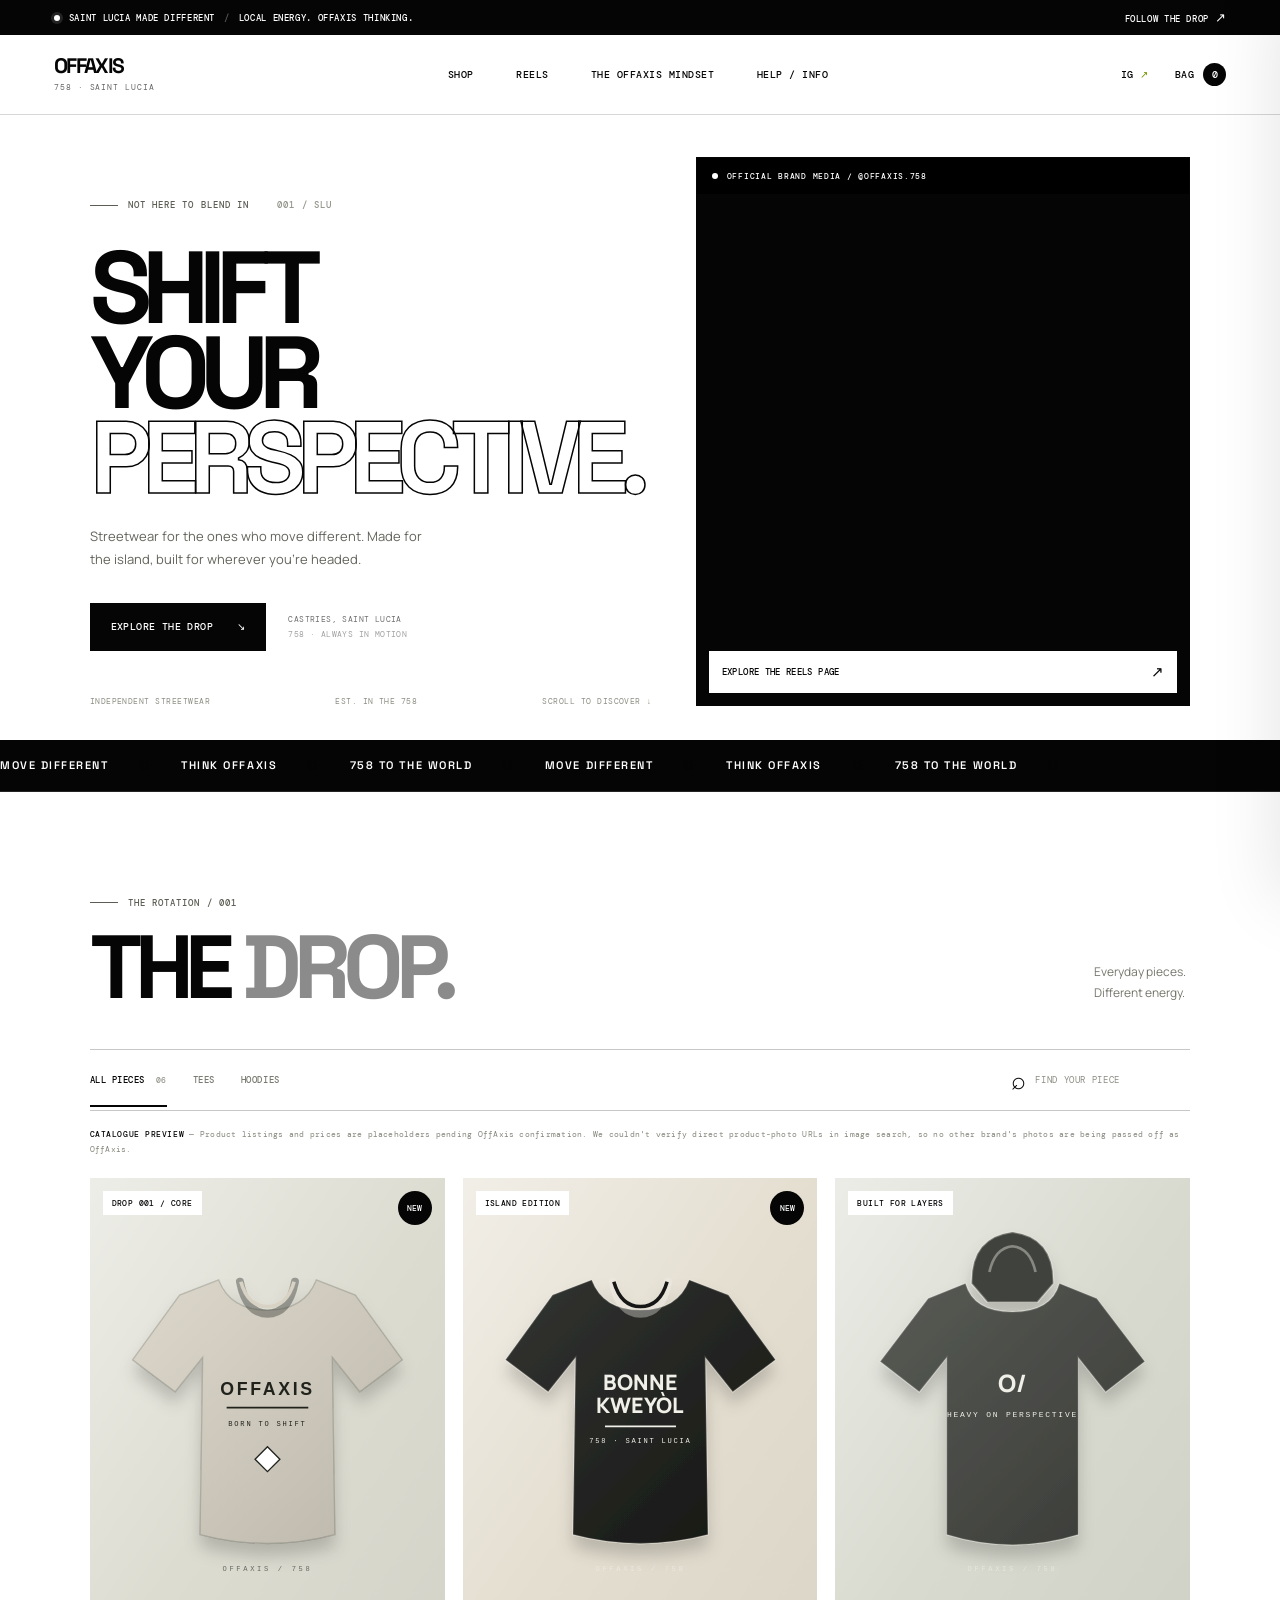
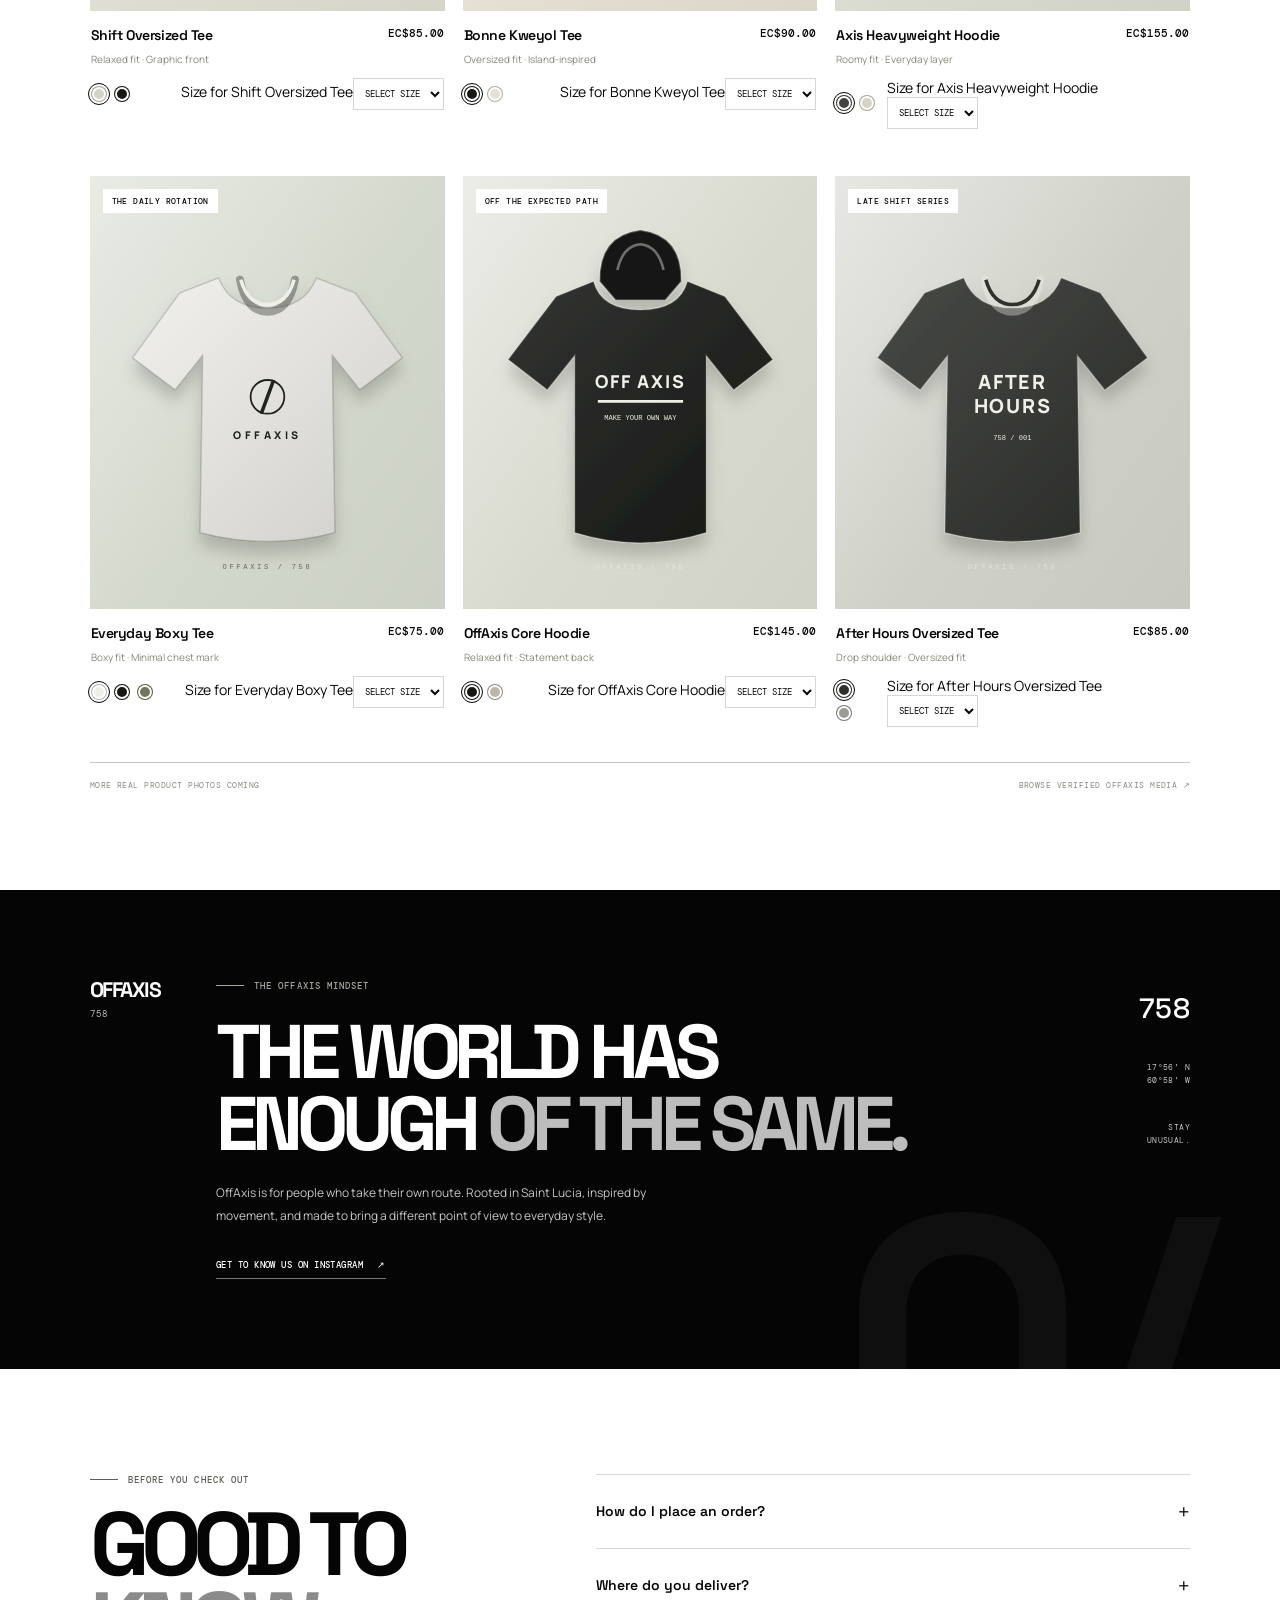
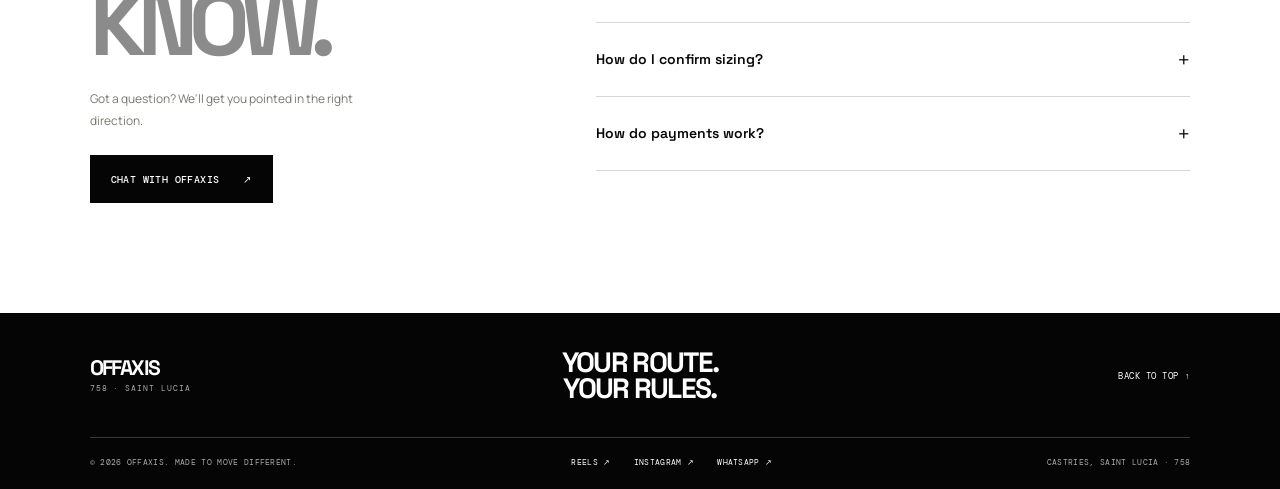
<file: index.html>
<!doctype html>
<html lang="en">
<head>
  <meta charset="utf-8">
  <meta name="viewport" content="width=device-width, initial-scale=1">
  <meta name="theme-color" content="#000000">
  <meta name="description" content="Discover OffAxis streetwear from Saint Lucia. Shop oversized tees, hoodies and limited drops.">
  <title>OffAxis — Shift Your Perspective</title>

  <link rel="preconnect" href="https://fonts.googleapis.com">
  <link rel="preconnect" href="https://fonts.gstatic.com" crossorigin>
  <link href="https://fonts.googleapis.com/css2?family=DM+Mono:wght@400;500&family=Manrope:wght@400;500;600;700;800&family=Space+Grotesk:wght@400;500;600;700&display=swap" rel="stylesheet">
  <link rel="stylesheet" href="styles.css">
</head>
<body>

  <div class="offaxis-intro" id="offaxisIntro" aria-hidden="true">
    <div class="offaxis-intro-lockup">
      <svg class="offaxis-intro-logo" viewBox="0 0 500 280" role="img" aria-label="OFF AXIS logo, with a black star replacing the A and its lower-left point extending below the lettering">
        <path class="intro-star" d="M225 54 L243 93 L286 98 L254 127 L263 173 L225 151 L180 222 L196 133 L163 104 L206 96 Z"></path>
        <text class="intro-logo-type intro-logo-off" x="62" y="163">OF<tspan dx="4">F</tspan></text>
        <text class="intro-logo-type intro-logo-xis" x="278" y="163">XIS</text>
      </svg>
      <div class="offaxis-intro-tag">758 <i></i> SAINT LUCIA</div>
    </div>
    <button class="offaxis-intro-skip" id="skipOffaxisIntro" type="button" tabindex="-1">SKIP INTRO ↗</button>
    <span class="offaxis-intro-index">OFFAXIS / OPENING SEQUENCE</span>
  </div>

  <div class="announcement-bar">
    <p><span class="pulse-dot"></span> SAINT LUCIA MADE DIFFERENT <span class="announcement-divider">/</span> <span class="announcement-detail">LOCAL ENERGY. OFFAXIS THINKING.</span></p>
    <a href="https://www.instagram.com/offaxis.758/" target="_blank" rel="noreferrer">FOLLOW THE DROP <span aria-hidden="true">↗</span></a>
  </div>

  <header class="site-header">
    <a class="wordmark" href="#top" aria-label="OffAxis home"><span class="wordmark-name">OFFAXIS<small>758 · SAINT LUCIA</small></span></a>
    <nav class="desktop-nav" aria-label="Main navigation">
      <a href="#shop">SHOP</a>
      <a href="reels.html">REELS</a>
      <a href="#about">THE OFFAXIS MINDSET</a>
      <a href="#help">HELP / INFO</a>
    </nav>
    <div class="header-actions">
      <a class="instagram-link" href="https://www.instagram.com/offaxis.758/" target="_blank" rel="noreferrer" aria-label="OffAxis on Instagram">IG <span>↗</span></a>
      <button class="bag-button" id="openCart" aria-label="Open shopping bag">BAG <span class="bag-count" id="bagCount">0</span></button>
      <button class="menu-toggle" id="menuToggle" aria-label="Open navigation" aria-expanded="false"><span></span><span></span></button>
    </div>
  </header>

  <main id="top">
    <section class="hero section-wrap">
      <div class="hero-copy">
        <div class="eyebrow"><span class="eyebrow-line"></span> NOT HERE TO BLEND IN <span class="eyebrow-index">001 / SLU</span></div>
        <h1>SHIFT<br>YOUR<br><span class="outlined-word">PERSPECTIVE.</span></h1>
        <p class="hero-description">Streetwear for the ones who move different. Made for the island, built for wherever you're headed.</p>
        <div class="hero-ctas">
          <a href="#shop" class="button button-lime">EXPLORE THE DROP <span aria-hidden="true">↘</span></a>
          <span class="hero-caption">CASTRIES, SAINT LUCIA<br><span>758 · ALWAYS IN MOTION</span></span>
        </div>
        <div class="hero-bottom-meta"><span>INDEPENDENT STREETWEAR</span><span>EST. IN THE 758</span><span>SCROLL TO DISCOVER ↓</span></div>
      </div>
      <div class="hero-visual" aria-label="Official OffAxis Instagram content">
        <div class="official-media-label"><span class="media-live-dot"></span> OFFICIAL BRAND MEDIA / @OFFAXIS.758</div>
        <iframe class="instagram-reel" src="https://www.instagram.com/reel/DUwm2sckYrg/embed/" title="Official OffAxis Instagram reel" loading="lazy" allowtransparency="true" scrolling="no" allowfullscreen referrerpolicy="strict-origin-when-cross-origin"></iframe>
        <a class="visual-profile-link" href="reels.html">EXPLORE THE REELS PAGE <span>↗</span></a>
      </div>
    </section>

    <div class="ticker" aria-label="OffAxis slogan"><div class="ticker-track"><span>MOVE DIFFERENT</span><b>✳</b><span>THINK OFFAXIS</span><b>✳</b><span>758 TO THE WORLD</span><b>✳</b><span>MOVE DIFFERENT</span><b>✳</b><span>THINK OFFAXIS</span><b>✳</b><span>758 TO THE WORLD</span><b>✳</b></div></div>

    <section class="shop-section section-wrap" id="shop">
      <div class="section-heading">
        <div><div class="eyebrow"><span class="eyebrow-line"></span> THE ROTATION / 001</div><h2>THE <span>DROP.</span></h2></div>
        <p>Everyday pieces.<br>Different energy.</p>
      </div>
      <div class="shop-toolbar">
        <div class="filter-tabs" role="group" aria-label="Filter products">
          <button class="filter-button active" data-filter="all">ALL PIECES <span>06</span></button>
          <button class="filter-button" data-filter="tee">TEES</button>
          <button class="filter-button" data-filter="hoodie">HOODIES</button>
        </div>
        <label class="search-box"><span aria-hidden="true">⌕</span><input id="productSearch" type="search" placeholder="FIND YOUR PIECE" aria-label="Search products"></label>
      </div>
      <p class="catalogue-note"><span>CATALOGUE PREVIEW</span> — Product listings and prices are placeholders pending OffAxis confirmation. We couldn't verify direct product-photo URLs in image search, so no other brand's photos are being passed off as OffAxis.</p>
      <div class="product-grid" id="productGrid" aria-live="polite"></div>
      <div class="catalogue-foot"><span>MORE REAL PRODUCT PHOTOS COMING</span><a href="https://www.instagram.com/offaxis.758/" target="_blank" rel="noreferrer">BROWSE VERIFIED OFFAXIS MEDIA ↗</a></div>
    </section>

    <section class="statement-section" id="about">
      <div class="statement-mark">OFFAXIS<br><span>758</span></div>
      <div class="statement-content"><div class="eyebrow"><span class="eyebrow-line"></span> THE OFFAXIS MINDSET</div><h2>THE WORLD HAS<br>ENOUGH <span>OF THE SAME.</span></h2><p>OffAxis is for people who take their own route. Rooted in Saint Lucia, inspired by movement, and made to bring a different point of view to everyday style.</p><a href="https://www.instagram.com/offaxis.758/" target="_blank" rel="noreferrer" class="text-link">GET TO KNOW US ON INSTAGRAM <span>↗</span></a></div>
      <div class="statement-side"><span>758</span><span>17°56' N<br>60°58' W</span><span>STAY<br>UNUSUAL.</span></div>
    </section>

    <section class="info-section section-wrap" id="help">
      <div class="info-title"><div class="eyebrow"><span class="eyebrow-line"></span> BEFORE YOU CHECK OUT</div><h2>GOOD TO<br><span>KNOW.</span></h2><p>Got a question? We'll get you pointed in the right direction.</p><a class="button button-dark" href="https://wa.me/17587268533" target="_blank" rel="noreferrer">CHAT WITH OFFAXIS <span>↗</span></a></div>
      <div class="faq-list">
        <details><summary>How do I place an order? <span>+</span></summary><p>Add your pieces to the bag, choose your size and colour, then continue to WhatsApp. Your order details will be pre-filled so the OffAxis team can confirm availability and the next steps.</p></details>
        <details><summary>Where do you deliver? <span>+</span></summary><p>Contact OffAxis to confirm delivery options, fees and estimated timing for your area in Saint Lucia. Collection details can also be arranged directly with the team.</p></details>
        <details><summary>How do I confirm sizing? <span>+</span></summary><p>Use the size choices on each product as a starting point. For exact measurements or fit advice, message OffAxis before placing your order.</p></details>
        <details><summary>How do payments work? <span>+</span></summary><p>Orders are confirmed directly with OffAxis on WhatsApp. Payment method and final total should be agreed with the team before you pay.</p></details>
      </div>
    </section>
  </main>

  <footer class="site-footer">
    <div class="footer-top"><a class="wordmark footer-wordmark" href="#top"><span class="wordmark-name">OFFAXIS<small>758 · SAINT LUCIA</small></span></a><p>YOUR ROUTE.<br>YOUR RULES.</p><a href="#top" class="back-top">BACK TO TOP ↑</a></div>
    <div class="footer-bottom"><span>© <span id="year"></span> OFFAXIS. MADE TO MOVE DIFFERENT.</span><div><a href="reels.html">REELS ↗</a><a href="https://www.instagram.com/offaxis.758/" target="_blank" rel="noreferrer">INSTAGRAM ↗</a><a href="https://wa.me/17587268533" target="_blank" rel="noreferrer">WHATSAPP ↗</a></div><span>CASTRIES, SAINT LUCIA · 758</span></div>
  </footer>

  <div class="overlay" id="overlay" hidden></div>
  <aside class="cart-drawer" id="cartDrawer" aria-label="Shopping bag" aria-hidden="true">
    <div class="drawer-head"><div><span class="drawer-kicker">YOUR SELECTION</span><h2>THE BAG <span id="drawerCount">(0)</span></h2></div><button class="icon-close" id="closeCart" aria-label="Close shopping bag">×</button></div>
    <div class="cart-items" id="cartItems"></div>
    <div class="cart-empty" id="cartEmpty"><span class="empty-symbol">O/</span><h3>NOTHING IN HERE. YET.</h3><p>Your next favourite piece might be one scroll away.</p><button class="button button-lime" id="continueShopping">EXPLORE THE DROP ↘</button></div>
    <div class="drawer-bottom" id="drawerBottom"><div class="subtotal-line"><span>SUBTOTAL</span><strong id="cartSubtotal">EC$0.00</strong></div><p>Delivery fees are confirmed with OffAxis before payment.</p><button class="button button-lime button-full" id="checkoutButton">CONTINUE TO CHECKOUT <span>↗</span></button><span class="secure-note">ORDER DETAILS SENT DIRECTLY TO OFFAXIS VIA WHATSAPP</span></div>
  </aside>

  <section class="checkout-modal" id="checkoutModal" role="dialog" aria-modal="true" aria-labelledby="checkoutTitle" aria-hidden="true">
    <div class="checkout-head"><div><span class="drawer-kicker">ALMOST YOURS</span><h2 id="checkoutTitle">ORDER DETAILS</h2></div><button class="icon-close" id="closeCheckout" aria-label="Close checkout">×</button></div>
    <p class="checkout-intro">Fill in your details and we'll prepare your order in WhatsApp. Your order is only confirmed once OffAxis replies.</p>
    <form id="checkoutForm">
      <div class="form-grid"><label>FULL NAME<input name="customerName" autocomplete="name" required placeholder="Your name"></label><label>WHATSAPP NUMBER<input name="customerPhone" type="tel" autocomplete="tel" required placeholder="e.g. 758 555 0100"></label><label class="full-field">YOUR AREA / TOWN<input name="customerArea" autocomplete="address-level2" required placeholder="Where should we deliver?"></label><label class="full-field">HOW WOULD YOU LIKE TO RECEIVE IT?<select name="fulfilment" required><option value="Delivery (fee and availability to be confirmed)">Delivery — confirm fee with OffAxis</option><option value="Collection (details to be arranged)">Collection — arrange with OffAxis</option></select></label><label class="full-field">NOTE FOR THE TEAM <textarea name="notes" rows="3" placeholder="Anything else we should know? (optional)"></textarea></label></div>
      <div class="checkout-total"><span>ITEMS SUBTOTAL</span><strong id="checkoutSubtotal">EC$0.00</strong></div>
      <p class="payment-note">Delivery and payment are arranged directly with the brand. No payment is taken on this website.</p>
      <button type="submit" class="button button-lime button-full">SEND ORDER TO WHATSAPP <span>↗</span></button>
      <p class="whatsapp-fallback" id="whatsappFallback" hidden>WhatsApp should open with your order details. If it did not open, <a id="openWhatsappFallback" href="https://wa.me/17587268533" target="_blank" rel="noreferrer">OPEN WHATSAPP AGAIN ↗</a></p>
    </form>
  </section>
  <div class="toast" id="toast" role="status" aria-live="polite"></div>

  <script src="intro.js"></script>
  <script src="products.js"></script>
  <script src="app.js"></script>
</body>
</html>
</file>
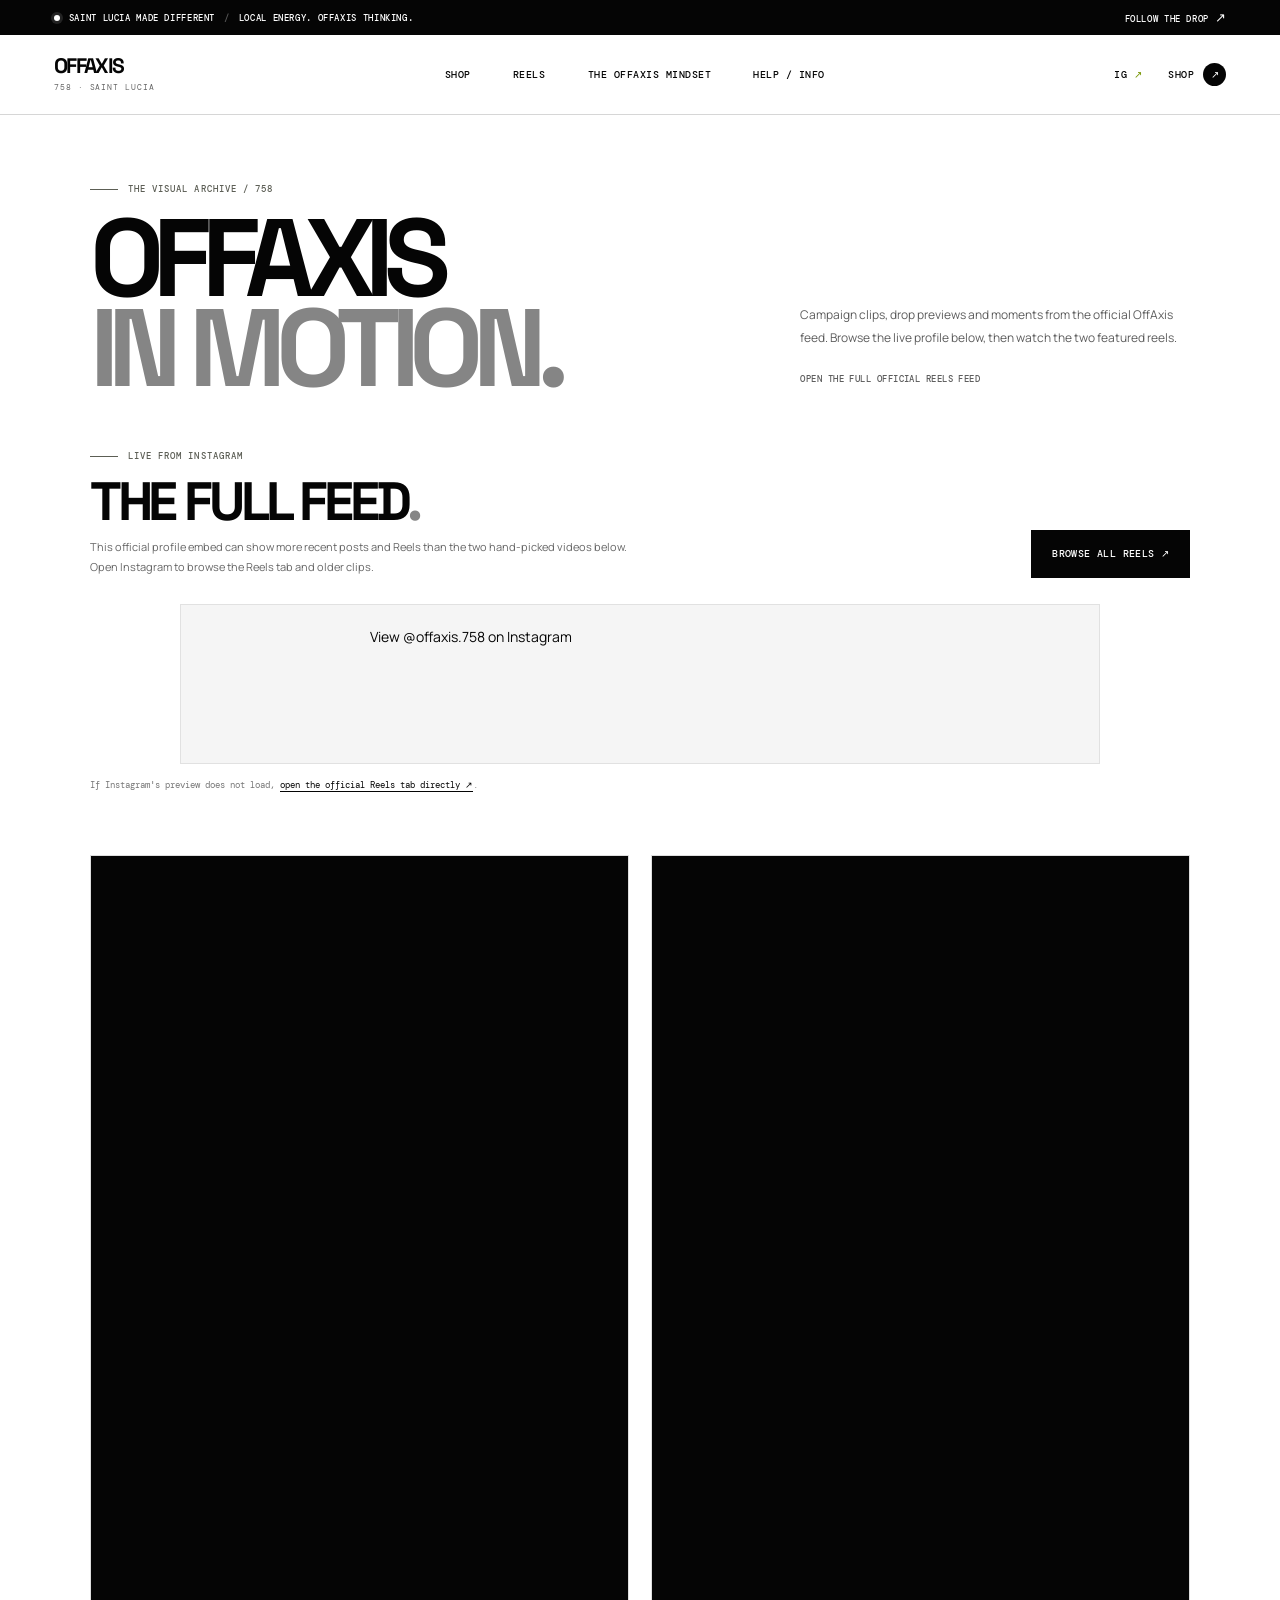
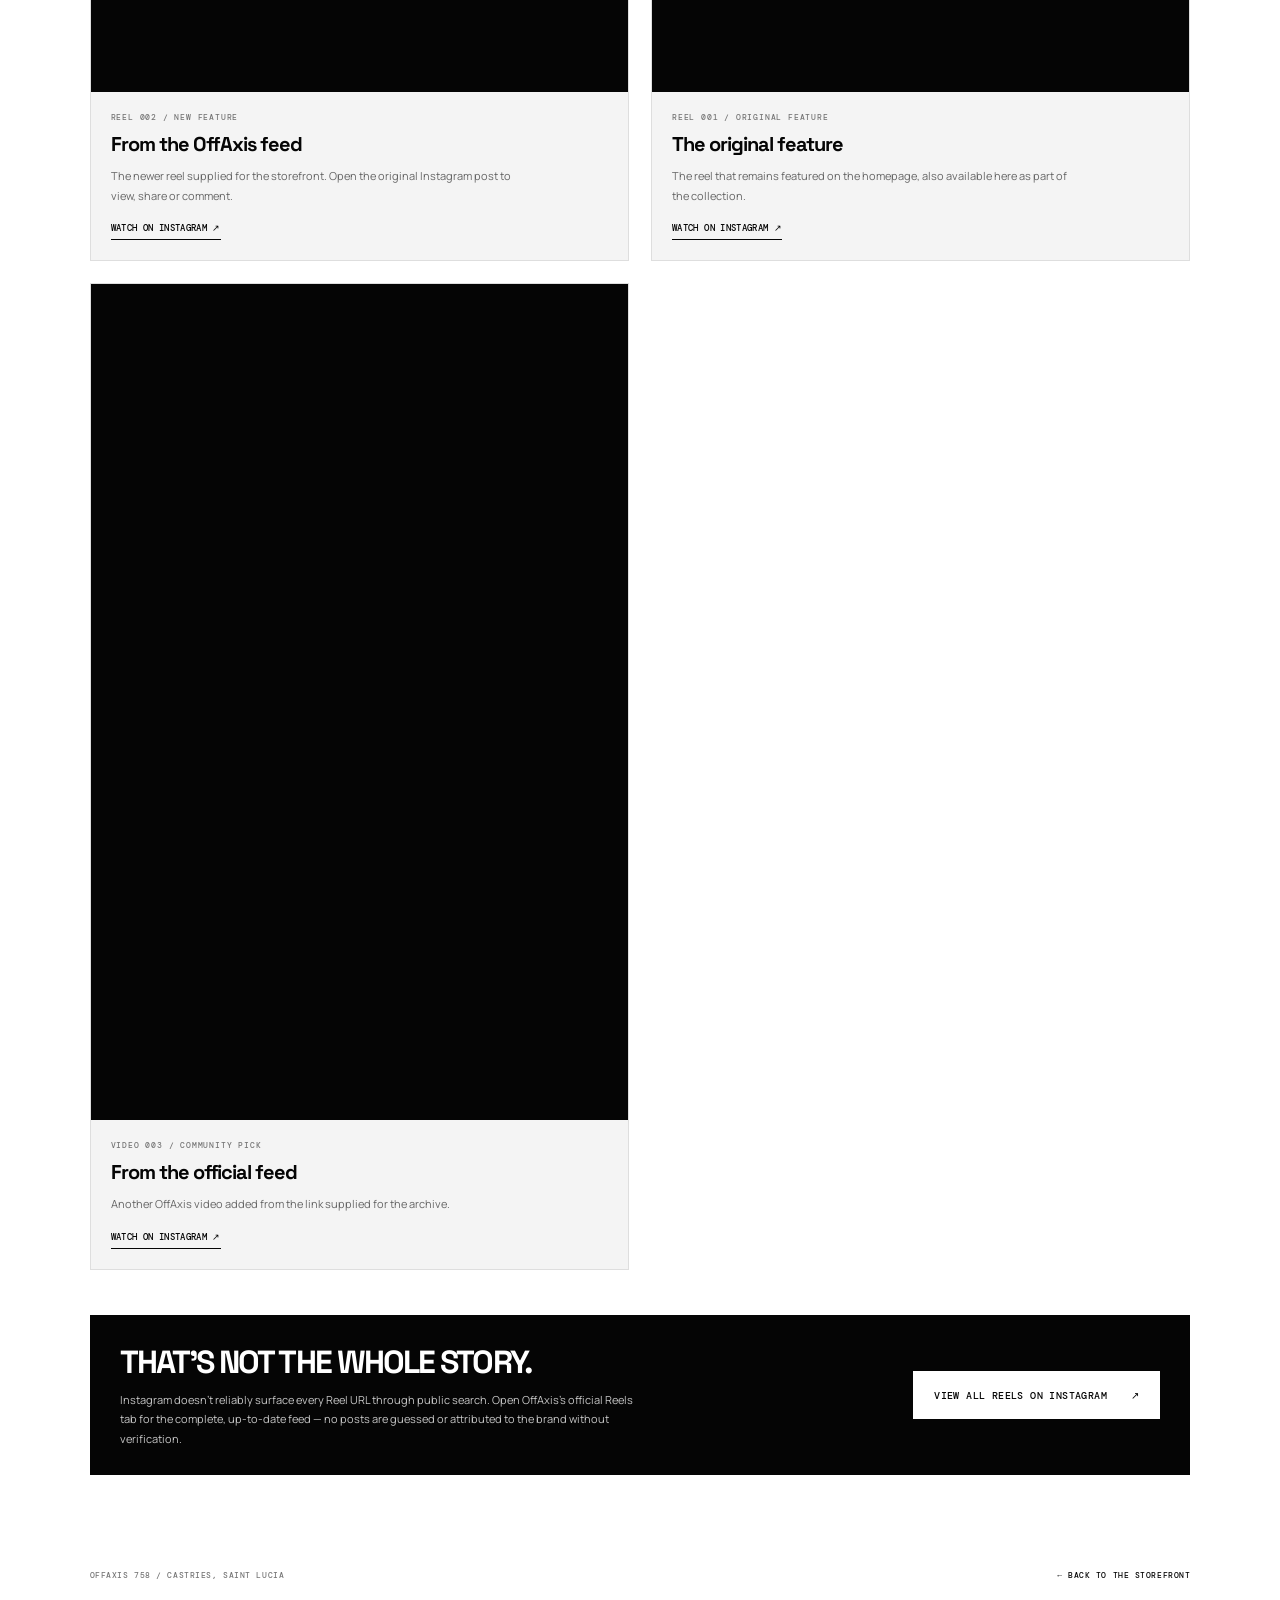
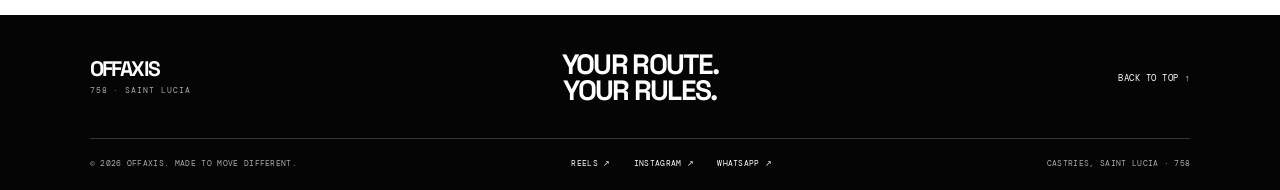
<file: reels.html>
<!doctype html>
<html lang="en">
<head>
  <meta charset="utf-8">
  <meta name="viewport" content="width=device-width, initial-scale=1">
  <meta name="theme-color" content="#000000">
  <meta name="description" content="Explore OffAxis 758 reels, streetwear clips and the latest from Saint Lucia.">
  <title>Reels — OffAxis 758</title>
  <link rel="preconnect" href="https://fonts.googleapis.com">
  <link rel="preconnect" href="https://fonts.gstatic.com" crossorigin>
  <link href="https://fonts.googleapis.com/css2?family=DM+Mono:wght@400;500&family=Manrope:wght@400;500;600;700;800&family=Space+Grotesk:wght@400;500;600;700&display=swap" rel="stylesheet">
  <link rel="stylesheet" href="styles.css">
</head>
<body>

  <div class="offaxis-intro" id="offaxisIntro" aria-hidden="true">
    <div class="offaxis-intro-lockup">
      <svg class="offaxis-intro-logo" viewBox="0 0 500 280" role="img" aria-label="OFF AXIS logo, with a black star replacing the A and its lower-left point extending below the lettering">
        <path class="intro-star" d="M225 54 L243 93 L286 98 L254 127 L263 173 L225 151 L180 222 L196 133 L163 104 L206 96 Z"></path>
        <text class="intro-logo-type intro-logo-off" x="62" y="163">OF<tspan dx="4">F</tspan></text>
        <text class="intro-logo-type intro-logo-xis" x="278" y="163">XIS</text>
      </svg>
      <div class="offaxis-intro-tag">758 <i></i> SAINT LUCIA</div>
    </div>
    <button class="offaxis-intro-skip" id="skipOffaxisIntro" type="button" tabindex="-1">SKIP INTRO ↗</button>
    <span class="offaxis-intro-index">OFFAXIS / OPENING SEQUENCE</span>
  </div>

  <div class="announcement-bar">
    <p><span class="pulse-dot"></span> SAINT LUCIA MADE DIFFERENT <span class="announcement-divider">/</span> <span class="announcement-detail">LOCAL ENERGY. OFFAXIS THINKING.</span></p>
    <a href="https://www.instagram.com/offaxis.758/" target="_blank" rel="noreferrer">FOLLOW THE DROP <span aria-hidden="true">↗</span></a>
  </div>
  <header class="site-header">
    <a class="wordmark" href="index.html" aria-label="OffAxis home"><span class="wordmark-name">OFFAXIS<small>758 · SAINT LUCIA</small></span></a>
    <nav class="desktop-nav" aria-label="Main navigation">
      <a href="index.html#shop">SHOP</a>
      <a href="reels.html" aria-current="page">REELS</a>
      <a href="index.html#about">THE OFFAXIS MINDSET</a>
      <a href="index.html#help">HELP / INFO</a>
    </nav>
    <div class="header-actions">
      <a class="instagram-link" href="https://www.instagram.com/offaxis.758/" target="_blank" rel="noreferrer" aria-label="OffAxis on Instagram">IG <span>↗</span></a>
      <a class="bag-button" href="index.html#shop" aria-label="Browse shopping bag">SHOP <span class="bag-count">↗</span></a>
      <button class="menu-toggle" id="menuToggle" aria-label="Open navigation" aria-expanded="false"><span></span><span></span></button>
    </div>
    <nav class="mobile-nav" id="mobileNav" aria-label="Mobile navigation" hidden>
      <a href="index.html#shop">SHOP ↘</a>
      <a href="reels.html">REELS ↗</a>
      <a href="index.html#about">THE OFFAXIS MINDSET ↘</a>
      <a href="index.html#help">HELP / INFO ↘</a>
      <a href="https://www.instagram.com/offaxis.758/" target="_blank" rel="noreferrer">INSTAGRAM ↗</a>
    </nav>
  </header>

  <main class="reels-page-main" id="top">
    <section class="reels-page-intro section-wrap">
      <div>
        <div class="eyebrow"><span class="eyebrow-line"></span> THE VISUAL ARCHIVE / 758</div>
        <h1>OFFAXIS<br><span>IN MOTION.</span></h1>
      </div>
      <div class="reels-page-copy">
        <p>Campaign clips, drop previews and moments from the official OffAxis feed. Browse the live profile below, then watch the two featured reels.</p>
        <a class="text-link" href="https://www.instagram.com/offaxis.758/reels/" target="_blank" rel="noreferrer">OPEN THE FULL OFFICIAL REELS FEED <span>↗</span></a>
      </div>
    </section>

    <section class="live-instagram-section section-wrap" aria-label="Live official OffAxis Instagram feed">
      <div class="live-feed-heading">
        <div>
          <div class="eyebrow"><span class="eyebrow-line"></span> LIVE FROM INSTAGRAM</div>
          <h2>THE FULL FEED<span>.</span></h2>
          <p>This official profile embed can show more recent posts and Reels than the two hand-picked videos below. Open Instagram to browse the Reels tab and older clips.</p>
        </div>
        <a class="button button-dark" href="https://www.instagram.com/offaxis.758/reels/" target="_blank" rel="noreferrer">BROWSE ALL REELS ↗</a>
      </div>
      <div class="live-feed-frame">
        <blockquote class="instagram-media"
          data-instgrm-permalink="https://www.instagram.com/offaxis.758/"
          data-instgrm-version="14"
          data-instgrm-captioned
          aria-label="Official OffAxis Instagram profile embed">
          <a href="https://www.instagram.com/offaxis.758/" target="_blank" rel="noreferrer">View @offaxis.758 on Instagram</a>
        </blockquote>
      </div>
      <p class="live-feed-fallback">If Instagram's preview does not load, <a href="https://www.instagram.com/offaxis.758/reels/" target="_blank" rel="noreferrer">open the official Reels tab directly ↗</a>.</p>
    </section>

    <section class="section-wrap" aria-label="Featured OffAxis reels">
      <div class="reels-archive-grid">
        <article class="reel-archive-card">
          <div class="reel-archive-video">
            <iframe src="https://www.instagram.com/reel/DUak5xTEVUE/embed/" title="OffAxis Reel — supplied October feature" loading="lazy" allowtransparency="true" scrolling="no" allowfullscreen referrerpolicy="strict-origin-when-cross-origin"></iframe>
          </div>
          <div class="reel-archive-meta">
            <span>REEL 002 / NEW FEATURE</span>
            <h2>From the OffAxis feed</h2>
            <p>The newer reel supplied for the storefront. Open the original Instagram post to view, share or comment.</p>
            <a href="https://www.instagram.com/reel/DUak5xTEVUE/" target="_blank" rel="noreferrer">WATCH ON INSTAGRAM ↗</a>
          </div>
        </article>
        <article class="reel-archive-card">
          <div class="reel-archive-video">
            <iframe src="https://www.instagram.com/reel/DUwm2sckYrg/embed/" title="Original featured OffAxis Reel" loading="lazy" allowtransparency="true" scrolling="no" allowfullscreen referrerpolicy="strict-origin-when-cross-origin"></iframe>
          </div>
          <div class="reel-archive-meta">
            <span>REEL 001 / ORIGINAL FEATURE</span>
            <h2>The original feature</h2>
            <p>The reel that remains featured on the homepage, also available here as part of the collection.</p>
            <a href="https://www.instagram.com/reel/DUwm2sckYrg/" target="_blank" rel="noreferrer">WATCH ON INSTAGRAM ↗</a>
          </div>
        </article>

        <article class="reel-archive-card">
          <div class="reel-archive-video">
            <iframe src="https://www.instagram.com/p/DbH31iQR6dK/embed/" title="OffAxis Instagram video post DbH31iQR6dK" loading="lazy" allowtransparency="true" scrolling="no" allowfullscreen referrerpolicy="strict-origin-when-cross-origin"></iframe>
          </div>
          <div class="reel-archive-meta">
            <span>VIDEO 003 / COMMUNITY PICK</span>
            <h2>From the official feed</h2>
            <p>Another OffAxis video added from the link supplied for the archive.</p>
            <a href="https://www.instagram.com/p/DbH31iQR6dK/" target="_blank" rel="noreferrer">WATCH ON INSTAGRAM ↗</a>
          </div>
        </article>

      </div>

      <div class="reels-full-archive">
        <div>
          <h2>THAT'S NOT THE WHOLE STORY.</h2>
          <p>Instagram doesn't reliably surface every Reel URL through public search. Open OffAxis's official Reels tab for the complete, up-to-date feed — no posts are guessed or attributed to the brand without verification.</p>
        </div>
        <a class="button" href="https://www.instagram.com/offaxis.758/reels/" target="_blank" rel="noreferrer">VIEW ALL REELS ON INSTAGRAM <span>↗</span></a>
      </div>
      <div class="reels-back-row">
        <span>OFFAXIS 758 / CASTRIES, SAINT LUCIA</span>
        <a href="index.html">← BACK TO THE STOREFRONT</a>
      </div>
    </section>
  </main>

  <footer class="site-footer">
    <div class="footer-top"><a class="wordmark footer-wordmark" href="index.html"><span class="wordmark-name">OFFAXIS<small>758 · SAINT LUCIA</small></span></a><p>YOUR ROUTE.<br>YOUR RULES.</p><a href="#top" class="back-top">BACK TO TOP ↑</a></div>
    <div class="footer-bottom"><span>© <span id="year"></span> OFFAXIS. MADE TO MOVE DIFFERENT.</span><div><a href="reels.html">REELS ↗</a><a href="https://www.instagram.com/offaxis.758/" target="_blank" rel="noreferrer">INSTAGRAM ↗</a><a href="https://wa.me/17587268533" target="_blank" rel="noreferrer">WHATSAPP ↗</a></div><span>CASTRIES, SAINT LUCIA · 758</span></div>
  </footer>

  <script src="intro.js"></script>
  <script async src="https://www.instagram.com/embed.js"></script>
  <script>
    document.getElementById("year").textContent = new Date().getFullYear();
    const menuToggle = document.getElementById("menuToggle");
    const mobileNav = document.getElementById("mobileNav");
    menuToggle.addEventListener("click", () => {
      const opening = mobileNav.hidden;
      mobileNav.hidden = !opening;
      menuToggle.setAttribute("aria-expanded", String(opening));
      menuToggle.setAttribute("aria-label", opening ? "Close navigation" : "Open navigation");
    });
    mobileNav.querySelectorAll("a").forEach(link => link.addEventListener("click", () => {
      mobileNav.hidden = true;
      menuToggle.setAttribute("aria-expanded", "false");
      menuToggle.setAttribute("aria-label", "Open navigation");
    }));
  </script>
</body>
</html>
</file>
<file: styles.css>
:root {
  --ink: #10110f;
  --paper: #f0efe8;
  --paper-2: #e4e3d9;
  --lime: #d7ff43;
  --muted: #77796f;
  --line: rgba(16, 17, 15, .16);
  --display: "Space Grotesk", sans-serif;
  --body: "Manrope", sans-serif;
  --mono: "DM Mono", monospace;
}
* { box-sizing: border-box; }
html { scroll-behavior: smooth; scroll-padding-top: 88px; }
body { margin: 0; background: var(--paper); color: var(--ink); font: 14px var(--body); -webkit-font-smoothing: antialiased; }
body.locked { overflow: hidden; }
[hidden] { display: none !important; }
a { color: inherit; text-decoration: none; }
button, input, select, textarea { font: inherit; }
button, a { -webkit-tap-highlight-color: transparent; }
button { cursor: pointer; }
button:focus-visible, a:focus-visible, input:focus-visible, select:focus-visible, textarea:focus-visible { outline: 2px solid #819f00; outline-offset: 3px; }
.section-wrap { padding-left: 7%; padding-right: 7%; }
.announcement-bar { min-height: 35px; display: flex; align-items: center; justify-content: space-between; gap: 20px; padding: 7px 4.2%; background: var(--lime); font: 500 9px var(--mono); letter-spacing: .07em; }
.announcement-bar p { display: flex; align-items: center; gap: 9px; margin: 0; }
.announcement-bar a { white-space: nowrap; }
.announcement-bar a span { font-size: 13px; }
.pulse-dot { width: 6px; height: 6px; background: var(--ink); border-radius: 50%; box-shadow: 0 0 0 3px rgba(16,17,15,.1); }
.announcement-divider { opacity: .5; }
.site-header { min-height: 80px; display: flex; align-items: center; justify-content: space-between; gap: 22px; padding: 0 4.2%; border-bottom: 1px solid var(--line); position: relative; z-index: 10; background: var(--paper); }
.wordmark { display: inline-flex; align-items: center; gap: 11px; font: 700 18px/1 var(--display); letter-spacing: -.06em; flex-shrink: 0; }
.wordmark-symbol { display: grid; place-items: center; width: 36px; height: 36px; border: 1.5px solid var(--ink); border-radius: 50%; font: 700 18px var(--display); letter-spacing: -.1em; }
.wordmark-symbol span { display: inline-block; margin-left: -2px; color: #819f00; transform: skew(-17deg); }
.wordmark small { display: block; margin-top: 5px; font: 400 8px var(--mono); letter-spacing: .11em; }
.desktop-nav { display: flex; gap: clamp(20px, 3.3vw, 58px); margin-left: auto; margin-right: auto; }
.desktop-nav a, .instagram-link, .bag-button { font: 500 10px var(--mono); letter-spacing: .05em; }
.desktop-nav a { position: relative; }
.desktop-nav a:after { content: ""; position: absolute; left: 0; right: 100%; bottom: -6px; height: 1px; background: var(--ink); transition: right .2s; }
.desktop-nav a:hover:after { right: 0; }
.header-actions { display: flex; align-items: center; gap: 26px; }
.instagram-link span { color: #769500; }
.bag-button { display: flex; align-items: center; gap: 9px; padding: 9px 0; border: 0; background: transparent; }
.bag-count { display: grid; place-items: center; width: 23px; height: 23px; border-radius: 50%; background: var(--lime); font: 500 10px var(--mono); }
.menu-toggle { display: none; border: 0; background: none; padding: 8px; }
.menu-toggle span { display: block; width: 21px; height: 1.5px; margin: 5px; background: var(--ink); }
.mobile-nav { display: none; }
.hero { display: grid; grid-template-columns: 1fr .88fr; align-items: stretch; gap: 4%; min-height: 620px; padding-top: 42px; padding-bottom: 34px; overflow: hidden; }
.hero-copy { display: flex; flex-direction: column; align-items: flex-start; min-width: 0; padding-top: 42px; }
.eyebrow { display: flex; align-items: center; gap: 10px; color: #5c5e55; font: 500 9px var(--mono); letter-spacing: .12em; }
.eyebrow-line { display: inline-block; width: 28px; height: 1px; background: currentColor; }
.eyebrow-index { margin-left: 18px; color: #92948a; }
.hero h1 { position: relative; z-index: 2; margin: 34px 0 25px; font: 700 clamp(64px, 8vw, 124px)/.83 var(--display); letter-spacing: -.095em; }
.outlined-word { color: transparent; -webkit-text-stroke: 1.5px var(--ink); letter-spacing: -.095em; }
.hero-description { max-width: 340px; margin: 0 0 31px; color: #62645b; font-size: 13px; line-height: 1.8; }
.hero-ctas { display: flex; align-items: center; flex-wrap: wrap; gap: 22px; }
.button { display: inline-flex; align-items: center; justify-content: center; gap: 24px; min-height: 48px; padding: 0 20px; border: 1px solid transparent; font: 500 10px var(--mono); letter-spacing: .04em; transition: transform .18s, background .18s, color .18s; }
.button:hover { transform: translateY(-2px); }
.button-lime { background: var(--lime); color: var(--ink); }
.button-lime:hover { background: #c7ef30; }
.button-dark { background: var(--ink); color: var(--paper); }
.button-dark:hover { background: #30332b; }
.button-full { width: 100%; }
.hero-caption { color: var(--muted); font: 400 8px/1.8 var(--mono); letter-spacing: .05em; }
.hero-caption span { opacity: .65; }
.hero-bottom-meta { display: flex; justify-content: space-between; gap: 12px; width: 100%; margin-top: auto; padding-top: 45px; color: #8d8e84; font: 400 8px var(--mono); letter-spacing: .06em; }
.hero-visual { position: relative; min-height: 540px; overflow: hidden; isolation: isolate; background: #c4c9b9; }
.hero-visual:before { content: ""; position: absolute; z-index: -1; inset: 0; background: linear-gradient(145deg, rgba(255,255,255,.22), transparent 38%, rgba(30,33,24,.13)); }
.hero-visual-grid { position: absolute; inset: 0; background-image: linear-gradient(rgba(16,17,15,.085) 1px, transparent 1px), linear-gradient(90deg, rgba(16,17,15,.085) 1px, transparent 1px); background-size: 40px 40px; mask-image: linear-gradient(to bottom, black, transparent 90%); }
.hero-sun { position: absolute; top: 14%; left: 50%; width: 280px; height: 280px; transform: translateX(-50%); border-radius: 50%; background: var(--lime); opacity: .9; }
.hero-garment { position: absolute; z-index: 2; inset: 0; width: 100%; height: 100%; overflow: visible; }
.hero-stamp { position: absolute; z-index: 3; top: 9%; left: 8%; display: flex; flex-direction: column; align-items: center; justify-content: center; width: 65px; height: 65px; border: 1px solid var(--ink); border-radius: 50%; font: 700 14px/.85 var(--display); transform: rotate(-12deg); }
.hero-stamp span { font-size: 17px; }
.hero-stamp small { margin-top: 4px; font: 500 7px var(--mono); letter-spacing: .15em; }
.visual-note { position: absolute; z-index: 3; font: 500 8px var(--mono); letter-spacing: .1em; }
.visual-note-top { top: 28px; right: 25px; writing-mode: vertical-rl; }
.visual-note-bottom { right: 23px; bottom: 24px; left: 23px; display: flex; justify-content: space-between; padding-top: 12px; border-top: 1px solid rgba(16,17,15,.4); }
.visual-note-bottom b { font-size: 13px; }
.vertical-type { position: absolute; z-index: 3; bottom: 19%; left: 17px; font: 500 8px var(--mono); letter-spacing: .18em; writing-mode: vertical-rl; transform: rotate(180deg); opacity: .7; }
.ticker { overflow: hidden; padding: 16px 0; border-bottom: 1px solid rgba(255,255,255,.12); background: var(--ink); color: var(--paper); white-space: nowrap; }
.ticker-track { display: flex; align-items: center; gap: 29px; width: max-content; animation: tickerMove 38s linear infinite; font: 600 11px var(--display); letter-spacing: .14em; }
.ticker-track b { color: var(--lime); font-size: 15px; }
@keyframes tickerMove { to { transform: translateX(-50%); } }
.shop-section { padding-top: 105px; padding-bottom: 100px; }
.section-heading { display: flex; align-items: flex-end; justify-content: space-between; gap: 20px; margin-bottom: 42px; }
.section-heading h2, .info-title h2 { margin: 18px 0 0; font: 700 clamp(52px,7vw,90px)/.9 var(--display); letter-spacing: -.09em; }
.section-heading h2 span, .info-title h2 span { color: #929786; }
.section-heading > p { margin: 0 4px 4px 0; color: #75776c; font-size: 12px; line-height: 1.75; }
.shop-toolbar { display: flex; align-items: center; justify-content: space-between; gap: 18px; min-height: 62px; margin-bottom: 25px; border-top: 1px solid var(--line); border-bottom: 1px solid var(--line); }
.filter-tabs { display: flex; align-items: center; gap: 26px; }
.filter-button { position: relative; padding: 20px 0; border: 0; background: transparent; color: #797b71; font: 500 9px var(--mono); letter-spacing: .06em; white-space: nowrap; }
.filter-button:after { content: ""; position: absolute; right: 100%; bottom: -1px; left: 0; height: 2px; background: var(--ink); transition: right .2s; }
.filter-button.active { color: var(--ink); }
.filter-button.active:after { right: 0; }
.filter-button span { margin-left: 5px; color: #92948a; font-size: 8px; }
.search-box { display: flex; align-items: center; gap: 9px; min-width: 175px; border-bottom: 1px solid transparent; }
.search-box:focus-within { border-color: var(--ink); }
.search-box > span { font: 400 25px var(--body); line-height: 1; }
.search-box input { width: 155px; padding: 10px 0; border: 0; outline: 0; background: transparent; color: var(--ink); font: 400 9px var(--mono); letter-spacing: .07em; }
.search-box input::placeholder { color: #8c8e83; }
.catalogue-note { margin: -9px 0 22px; color: #85877c; font: 400 8px/1.8 var(--mono); letter-spacing: .03em; }
.catalogue-note span { color: #45473f; font-weight: 500; letter-spacing: .07em; }
.product-grid { display: grid; grid-template-columns: repeat(3, minmax(0, 1fr)); gap: 47px 18px; }
.product-card { position: relative; min-width: 0; }
.product-art-wrap { position: relative; isolation: isolate; overflow: hidden; aspect-ratio: .82; background: #e2e1d8; }
.product-art-wrap:before { content: ""; position: absolute; z-index: -1; inset: 0; background: linear-gradient(125deg, rgba(255,255,255,.38), transparent 53%, rgba(0,0,0,.03)); }
.art-slot { position: absolute; inset: 0; display: flex; align-items: center; justify-content: center; }
.product-art { display: block; width: 100%; height: 100%; transition: transform .5s cubic-bezier(.2,.75,.2,1); }
.product-card:hover .product-art { transform: scale(1.035) rotate(-1deg); }
.product-label { position: absolute; z-index: 2; top: 13px; left: 13px; padding: 7px 9px; background: var(--paper); font: 500 8px var(--mono); letter-spacing: .05em; }
.new-tag { position: absolute; z-index: 3; top: 13px; right: 13px; display: grid; place-items: center; width: 34px; height: 34px; border-radius: 50%; background: var(--lime); font: 500 8px var(--mono); }
.quick-add { position: absolute; z-index: 4; right: 13px; bottom: 13px; left: 13px; display: flex; align-items: center; justify-content: space-between; min-height: 43px; padding: 0 14px; border: 0; background: var(--ink); color: var(--paper); font: 500 9px var(--mono); letter-spacing: .04em; opacity: 0; transform: translateY(calc(100% + 15px)); transition: transform .25s, opacity .25s; }
.product-card:hover .quick-add, .quick-add:focus-visible { opacity: 1; transform: translateY(0); }
.quick-add span:last-child { color: var(--lime); font-size: 16px; }
.product-meta { padding: 15px 1px 0; }
.product-name-row { display: flex; align-items: flex-start; justify-content: space-between; gap: 10px; }
.product-name { margin: 0; font: 600 14px var(--display); letter-spacing: -.03em; }
.product-price { font: 500 11px var(--mono); white-space: nowrap; }
.product-description { margin: 8px 0 12px; color: #85877c; font-size: 10px; }
.product-options { display: flex; align-items: center; justify-content: space-between; gap: 12px; }
.color-options { display: flex; align-items: center; flex-wrap: wrap; gap: 7px; }
.color-choice { width: 16px; height: 16px; padding: 0; border: 1px solid rgba(16,17,15,.25); border-radius: 50%; background: var(--swatch); box-shadow: inset 0 0 0 2px var(--paper); }
.color-choice[aria-pressed="true"] { outline: 1px solid var(--ink); outline-offset: 2px; }
.size-select { max-width: 110px; min-width: 80px; height: 32px; padding: 0 7px; border: 1px solid var(--line); border-radius: 0; background: transparent; color: var(--ink); font: 400 9px var(--mono); }
.catalogue-foot { display: flex; justify-content: space-between; gap: 18px; margin-top: 35px; padding-top: 17px; border-top: 1px solid var(--line); color: #898b80; font: 400 8px var(--mono); letter-spacing: .06em; }
.catalogue-foot b { color: var(--ink); }
.no-results { grid-column: 1 / -1; padding: 55px 18px; text-align: center; border: 1px solid var(--line); }
.no-results h3 { margin: 0 0 8px; font: 700 22px var(--display); }
.no-results p { margin: 0 0 22px; color: var(--muted); font-size: 12px; }
.statement-section { position: relative; display: grid; grid-template-columns: .25fr 2fr .45fr; gap: 30px; align-items: start; overflow: hidden; padding: 90px 7%; background: var(--ink); color: var(--paper); }
.statement-section:after { content: "O/"; position: absolute; right: 5%; bottom: -120px; color: rgba(240,239,232,.035); font: 700 360px/.8 var(--display); pointer-events: none; }
.statement-mark { font: 700 43px var(--display); letter-spacing: -.1em; color: var(--lime); }
.statement-content { position: relative; z-index: 1; }
.statement-content .eyebrow { color: #a5a79a; }
.statement-content h2 { margin: 24px 0 22px; font: 700 clamp(42px,6vw,76px)/.95 var(--display); letter-spacing: -.08em; }
.statement-content h2 span { color: var(--lime); }
.statement-content p { max-width: 490px; margin: 0 0 25px; color: #b3b5aa; font-size: 12px; line-height: 1.9; }
.text-link { display: inline-flex; align-items: center; gap: 14px; padding-bottom: 7px; border-bottom: 1px solid rgba(240,239,232,.4); font: 500 9px var(--mono); letter-spacing: .05em; }
.text-link span { color: var(--lime); }
.statement-side { position: relative; z-index: 1; display: flex; flex-direction: column; align-items: flex-end; gap: 35px; padding-top: 10px; color: #a5a79a; font: 400 8px/1.6 var(--mono); letter-spacing: .06em; text-align: right; }
.statement-side > span:first-child { color: var(--lime); font: 500 28px var(--display); }
.info-section { display: grid; grid-template-columns: .8fr 1.2fr; gap: 10%; padding-top: 105px; padding-bottom: 110px; }
.info-title h2 { margin-bottom: 23px; }
.info-title p { max-width: 280px; margin: 0 0 24px; color: #77796f; font-size: 12px; line-height: 1.8; }
.faq-list { border-top: 1px solid var(--line); }
.faq-list details { border-bottom: 1px solid var(--line); }
.faq-list summary { display: flex; align-items: center; justify-content: space-between; gap: 15px; padding: 23px 0; font: 600 14px var(--display); cursor: pointer; list-style: none; }
.faq-list summary::-webkit-details-marker { display: none; }
.faq-list summary span { color: #849e12; font: 400 20px var(--body); transition: transform .2s; }
.faq-list details[open] summary span { transform: rotate(45deg); }
.faq-list details p { max-width: 500px; margin: -5px 25px 22px 0; color: #77796f; font-size: 11px; line-height: 1.9; }
.site-footer { padding: 37px 7% 22px; background: var(--ink); color: var(--paper); }
.footer-top { display: grid; grid-template-columns: 1fr 1fr 1fr; align-items: center; gap: 20px; padding-bottom: 35px; border-bottom: 1px solid var(--dark-line, rgba(240,239,232,.18)); }
.footer-wordmark .wordmark-symbol { border-color: var(--paper); }
.footer-wordmark .wordmark-symbol span { color: var(--lime); }
.footer-top > p { margin: 0; text-align: center; font: 700 clamp(18px,2.5vw,28px)/.92 var(--display); letter-spacing: -.06em; }
.back-top { text-align: right; font: 400 9px var(--mono); letter-spacing: .06em; }
.footer-bottom { display: flex; align-items: center; justify-content: space-between; gap: 20px; padding-top: 19px; color: #8d9085; font: 400 8px var(--mono); letter-spacing: .04em; }
.footer-bottom div { display: flex; gap: 23px; }
.footer-bottom a { color: var(--paper); }
.overlay { position: fixed; z-index: 40; inset: 0; background: rgba(10,11,9,.55); opacity: 0; transition: opacity .25s; backdrop-filter: blur(3px); }
.overlay.visible { opacity: 1; }
.cart-drawer { position: fixed; z-index: 50; top: 0; right: 0; bottom: 0; display: flex; flex-direction: column; width: min(470px,100%); padding: 28px 30px 23px; background: var(--paper); box-shadow: -20px 0 65px rgba(0,0,0,.1); transform: translateX(103%); transition: transform .3s cubic-bezier(.2,.8,.2,1); }
.cart-drawer.open { transform: translateX(0); }
.drawer-head, .checkout-head { display: flex; align-items: flex-start; justify-content: space-between; gap: 15px; padding-bottom: 24px; border-bottom: 1px solid var(--line); }
.drawer-kicker { color: #77796f; font: 500 8px var(--mono); letter-spacing: .12em; }
.drawer-head h2, .checkout-head h2 { margin: 7px 0 0; font: 700 27px var(--display); letter-spacing: -.06em; }
.drawer-head h2 span { color: #8a8c81; font: 400 13px var(--mono); letter-spacing: 0; }
.icon-close { display: grid; place-items: center; width: 33px; height: 33px; border: 1px solid var(--line); border-radius: 50%; background: transparent; font: 300 23px/1 var(--body); }
.cart-items { flex: 1; overflow: auto; }
.cart-line { display: grid; grid-template-columns: 93px 1fr; gap: 14px; padding: 20px 0; border-bottom: 1px solid var(--line); }
.cart-line-art { height: 110px; overflow: hidden; background: #e2e1d8; }
.cart-line-art .product-art { width: 100%; height: 100%; }
.cart-line-main { display: flex; flex-direction: column; min-width: 0; }
.cart-line-top { display: flex; justify-content: space-between; gap: 8px; }
.cart-line-name { margin: 0; font: 600 13px var(--display); }
.cart-line-price { font: 500 10px var(--mono); white-space: nowrap; }
.cart-line-variant { margin: 7px 0; color: #8a8c81; font: 400 9px var(--mono); }
.cart-line-controls { display: flex; align-items: center; justify-content: space-between; gap: 8px; margin-top: auto; }
.quantity-control { display: flex; align-items: center; height: 29px; border: 1px solid var(--line); }
.quantity-control button { width: 27px; height: 27px; border: 0; background: transparent; font: 14px var(--body); }
.quantity-control span { min-width: 19px; text-align: center; font: 400 10px var(--mono); }
.remove-item { border: 0; background: none; color: #8b8d82; font: 400 9px var(--mono); text-decoration: underline; text-underline-offset: 3px; }
.cart-empty { display: none; flex: 1; flex-direction: column; align-items: center; justify-content: center; text-align: center; }
.cart-empty.show { display: flex; }
.empty-symbol { display: grid; place-items: center; width: 55px; height: 55px; border: 1px solid var(--ink); border-radius: 50%; font: 700 20px var(--display); letter-spacing: -.1em; }
.cart-empty h3 { margin: 22px 0 7px; font: 700 21px var(--display); letter-spacing: -.06em; }
.cart-empty p { max-width: 220px; margin: 0 0 22px; color: var(--muted); font-size: 11px; line-height: 1.7; }
.drawer-bottom { padding-top: 20px; border-top: 1px solid var(--line); }
.subtotal-line, .checkout-total { display: flex; align-items: center; justify-content: space-between; font: 500 10px var(--mono); letter-spacing: .05em; }
.subtotal-line strong, .checkout-total strong { font: 500 13px var(--mono); }
.drawer-bottom > p { margin: 13px 0 16px; color: #828479; font-size: 10px; line-height: 1.7; }
.secure-note { display: block; margin-top: 13px; color: #888a80; font: 400 7px var(--mono); letter-spacing: .06em; text-align: center; }
.checkout-modal { position: fixed; z-index: 60; top: 50%; left: 50%; width: min(630px, calc(100% - 30px)); max-height: calc(100vh - 34px); overflow: auto; padding: 28px 32px 30px; background: var(--paper); box-shadow: 0 20px 80px rgba(0,0,0,.25); opacity: 0; visibility: hidden; transform: translate(-50%,-46%) scale(.98); transition: opacity .2s, transform .2s, visibility .2s; }
.checkout-modal.open { opacity: 1; visibility: visible; transform: translate(-50%,-50%) scale(1); }
.checkout-intro { max-width: 480px; margin: 18px 0 23px; color: #75776c; font-size: 11px; line-height: 1.8; }
.form-grid { display: grid; grid-template-columns: 1fr 1fr; gap: 15px; }
.form-grid label { display: flex; flex-direction: column; gap: 7px; font: 500 8px var(--mono); letter-spacing: .07em; }
.form-grid input, .form-grid select, .form-grid textarea { width: 100%; min-width: 0; padding: 12px; border: 1px solid var(--line); border-radius: 0; background: transparent; color: var(--ink); font: 400 11px var(--body); }
.form-grid select { height: 42px; }
.form-grid textarea { resize: vertical; }
.form-grid input::placeholder, .form-grid textarea::placeholder { color: #a0a196; }
.full-field { grid-column: 1 / -1; }
.checkout-total { margin-top: 22px; padding-top: 17px; border-top: 1px solid var(--line); }
.payment-note { margin: 14px 0 17px; color: #84867b; font-size: 9px; line-height: 1.7; }
.whatsapp-fallback { margin: 13px 0 0; color: #77796f; font-size: 10px; line-height: 1.7; }
.whatsapp-fallback a { color: var(--ink); font-weight: 700; text-underline-offset: 3px; }
.toast { position: fixed; z-index: 80; bottom: 25px; left: 50%; max-width: calc(100% - 30px); padding: 13px 18px; background: var(--ink); color: var(--paper); font: 400 10px var(--mono); letter-spacing: .02em; text-align: center; opacity: 0; pointer-events: none; transform: translate(-50%,15px); transition: all .2s; }
.toast.show { opacity: 1; transform: translate(-50%,0); }
@media (min-width: 1500px) {
  .section-wrap { padding-left: max(7%, calc((100% - 1300px)/2)); padding-right: max(7%, calc((100% - 1300px)/2)); }
  .hero h1 { font-size: 130px; }
  .hero { min-height: 700px; }
  .hero-visual { min-height: 600px; }
}
@media (max-width: 1050px) {
  .section-wrap { padding-left: 5%; padding-right: 5%; }
  .hero { grid-template-columns: 1fr .85fr; min-height: 570px; padding-left: 5%; padding-right: 5%; }
  .hero h1 { font-size: clamp(61px,8.6vw,94px); }
  .hero-visual { min-height: 490px; }
  .hero-sun { width: 230px; height: 230px; }
  .statement-section { grid-template-columns: .22fr 2fr .35fr; padding-left: 5%; padding-right: 5%; }
  .info-section { gap: 7%; padding-left: 5%; padding-right: 5%; }
  .product-grid { gap: 37px 14px; }
  .quick-add { min-height: 39px; opacity: 1; transform: translateY(0); }
}
@media (max-width: 760px) {
  .announcement-bar { padding: 8px 4%; font-size: 8px; }
  .announcement-detail { display: none; }
  .site-header { min-height: 67px; padding: 0 5%; }
  .wordmark { font-size: 16px; }
  .wordmark-symbol { width: 32px; height: 32px; }
  .desktop-nav { display: none; }
  .header-actions { gap: 18px; }
  .instagram-link { display: none; }
  .menu-toggle { display: block; }
  .mobile-nav { position: absolute; z-index: 20; top: 67px; right: 0; left: 0; display: flex; flex-direction: column; gap: 0; padding: 10px 5% 22px; border-bottom: 1px solid var(--line); background: var(--paper); }
  .mobile-nav[hidden] { display: none; }
  .mobile-nav a { padding: 15px 0; border-bottom: 1px solid var(--line); font: 500 11px var(--mono); }
  .hero { display: flex; flex-direction: column; gap: 28px; padding-top: 31px; padding-bottom: 30px; }
  .hero-copy { min-height: auto; padding-top: 13px; }
  .hero h1 { margin: 28px 0 23px; font-size: clamp(66px,16vw,114px); }
  .hero-description { max-width: 330px; font-size: 12px; }
  .hero-bottom-meta { padding-top: 32px; font-size: 7px; }
  .hero-visual { width: 100%; min-height: 460px; }
  .hero-sun { top: 13%; width: 250px; height: 250px; }
  .hero-garment { width: 100%; height: 100%; }
  .hero-stamp { top: 8%; left: 7%; }
  .ticker { padding: 13px 0; }
  .ticker-track { gap: 20px; font-size: 9px; }
  .shop-section { padding-top: 72px; padding-bottom: 75px; }
  .section-heading { margin-bottom: 29px; }
  .section-heading h2, .info-title h2 { font-size: clamp(52px,12vw,76px); }
  .section-heading > p { font-size: 10px; }
  .shop-toolbar { flex-direction: column; align-items: flex-start; gap: 0; padding-top: 4px; padding-bottom: 12px; }
  .filter-tabs { width: 100%; justify-content: space-between; gap: 10px; }
  .filter-button { padding: 15px 0; font-size: 8px; }
  .search-box { width: 100%; padding-top: 8px; border-bottom: 1px solid var(--line); }
  .search-box input { width: 100%; font-size: 9px; }
  .product-grid { grid-template-columns: repeat(2,minmax(0,1fr)); gap: 30px 12px; }
  .product-art-wrap { aspect-ratio: .76; }
  .product-label { top: 9px; left: 9px; padding: 6px 7px; font-size: 7px; }
  .new-tag { top: 9px; right: 9px; width: 29px; height: 29px; font-size: 7px; }
  .quick-add { right: 8px; bottom: 8px; left: 8px; min-height: 36px; padding: 0 10px; font-size: 8px; }
  .product-meta { padding-top: 12px; }
  .product-name { font-size: 12px; }
  .product-price { font-size: 9px; }
  .product-description { font-size: 9px; line-height: 1.5; }
  .product-options { align-items: flex-end; }
  .color-options { gap: 6px; }
  .color-choice { width: 13px; height: 13px; }
  .size-select { min-width: 66px; height: 29px; font-size: 8px; }
  .catalogue-foot { margin-top: 27px; font-size: 7px; }
  .statement-section { grid-template-columns: 1fr auto; gap: 17px; padding: 65px 5%; }
  .statement-mark { grid-column: 1 / -1; font-size: 37px; }
  .statement-content h2 { font-size: clamp(38px,9vw,62px); }
  .statement-content p { font-size: 11px; }
  .statement-content { grid-column: 1; }
  .statement-side { grid-column: 2; grid-row: 2; gap: 22px; }
  .statement-side > span:first-child { font-size: 23px; }
  .info-section { grid-template-columns: 1fr; gap: 39px; padding-top: 74px; padding-bottom: 75px; }
  .info-title h2 { margin: 18px 0; }
  .info-title p { max-width: 330px; }
  .faq-list summary { padding: 19px 0; font-size: 13px; }
  .site-footer { padding: 32px 5% 19px; }
  .footer-top { grid-template-columns: 1fr 1fr; row-gap: 25px; padding-bottom: 29px; }
  .footer-top > p { display: none; }
  .footer-wordmark { grid-column: 1; }
  .back-top { grid-column: 2; grid-row: 1; }
  .footer-bottom { align-items: flex-start; flex-wrap: wrap; gap: 14px; font-size: 7px; }
  .footer-bottom > span:last-child { width: 100%; }
  .footer-bottom div { gap: 14px; }
  .cart-drawer { padding: 24px 20px 19px; }
  .checkout-modal { padding: 22px 20px 23px; }
  .checkout-head h2 { font-size: 24px; }
  .form-grid { gap: 13px; }
  .form-grid input, .form-grid select, .form-grid textarea { padding: 11px 10px; }
  .vertical-type { left: 12px; }
  .visual-note-bottom { right: 15px; left: 15px; }
  .statement-section:after { right: -34px; bottom: -95px; font-size: 240px; }
}
@media (max-width: 420px) {
  .hero h1 { font-size: 61px; }
  .hero-ctas { gap: 14px; }
  .hero .button { gap: 12px; padding: 0 13px; font-size: 9px; }
  .hero-caption { font-size: 7px; }
  .product-grid { gap: 26px 9px; }
  .product-name-row { display: block; }
  .product-price { display: block; margin-top: 6px; }
  .product-options { margin-top: 8px; }
  .form-grid { grid-template-columns: 1fr; }
  .full-field { grid-column: auto; }
  .checkout-modal { max-height: calc(100vh - 20px); }
}
@media (prefers-reduced-motion: reduce) {
  html { scroll-behavior: auto; }
  *, *:before, *:after { animation-duration: .01ms !important; animation-iteration-count: 1 !important; transition-duration: .01ms !important; }
}

/* --- Monochrome refresh (requested Oct 2026) --- */
:root {
  --ink: #050505;
  --paper: #ffffff;
  --paper-2: #f4f4f4;
  --lime: #050505;
  --muted: #707070;
  --line: rgba(0,0,0,.16);
}
body { background: #fff; color: #050505; }
.announcement-bar { background: #050505; color: #fff; }
.pulse-dot { background: #fff; box-shadow: 0 0 0 3px rgba(255,255,255,.12); }
.announcement-divider { color: #aaa; }
.wordmark { color: #050505; letter-spacing: -.065em; }
.wordmark-name { display: block; font: 800 21px/.9 var(--display); letter-spacing: -.075em; }
.wordmark-name small { display: block; margin-top: 6px; color: #666; font: 400 8px var(--mono); letter-spacing: .12em; }
.site-header { background: #fff; }
.hero-visual { background: #050505; border: 1px solid #050505; }
.hero-visual-grid, .hero-stamp, .hero-sun, .hero-garment, .vertical-type { display: none; }
.hero-visual .instagram-reel {
  position: absolute; inset: 0; display: block; width: 100%; height: 100%;
  min-height: 400px; border: 0; background: #050505;
}
.official-media-label {
  position: absolute; z-index: 4; top: 0; left: 0; right: 0;
  display: flex; align-items: center; gap: 9px; padding: 13px 15px;
  background: rgba(0,0,0,.88); color: #fff; font: 500 8px var(--mono); letter-spacing: .09em;
}
.media-live-dot { width: 6px; height: 6px; flex: 0 0 6px; background: #fff; border-radius: 50%; }
.visual-profile-link {
  position: absolute; z-index: 4; right: 12px; bottom: 12px; left: 12px;
  display: flex; align-items: center; justify-content: space-between; gap: 12px;
  min-height: 42px; padding: 0 13px; background: #fff; color: #050505;
  font: 500 9px var(--mono); letter-spacing: .04em;
}
.visual-profile-link span { font-size: 15px; }
.button-lime { background: #050505; color: #fff; }
.button-lime:hover { background: #fff; color: #050505; border-color: #050505; }
.outlined-word { -webkit-text-stroke-color: #050505; }
.section-heading h2 span, .info-title h2 span { color: #8b8b8b; }
.filter-button:after { background: #050505; }
.new-tag { background: #050505; color: #fff; }
.quick-add { background: #050505; color: #fff; }
.quick-add span:last-child, .text-link span, .statement-side > span:first-child { color: #fff; }
.statement-section { background: #050505; color: #fff; }
.statement-mark { color: #fff; font: 800 21px/.95 var(--display); letter-spacing: -.07em; }
.statement-mark span { color: #bdbdbd; font: 400 9px var(--mono); letter-spacing: .15em; }
.statement-content h2 span { color: #bdbdbd; }
.statement-content p, .statement-side { color: #c6c6c6; }
.statement-section:after { color: rgba(255,255,255,.04); }
.text-link { border-bottom-color: rgba(255,255,255,.45); }
.faq-list summary span { color: #050505; }
.footer-wordmark { color: #fff; }
.footer-wordmark .wordmark-name small { color: #aaa; }
.back-top, .footer-bottom a { color: #fff; }
.site-footer { background: #050505; color: #fff; }
.footer-bottom { color: #aaa; }
.footer-top { border-bottom-color: rgba(255,255,255,.2); }
.product-art-wrap { background: #f2f2f2; }
.product-art-wrap:before { background: linear-gradient(125deg, rgba(255,255,255,.5), transparent 55%, rgba(0,0,0,.035)); }
.actual-photo-pending {
  position: absolute; inset: 0; display: flex; flex-direction: column;
  align-items: center; justify-content: center; gap: 15px; padding: 22px;
  background: linear-gradient(135deg, #f8f8f8, #e9e9e9 58%, #f4f4f4); color: #050505;
  text-align: center;
}
.actual-photo-kicker { align-self: flex-start; font: 500 8px var(--mono); letter-spacing: .12em; }
.actual-photo-pending strong {
  font: 800 clamp(22px,3vw,35px)/.92 var(--display); letter-spacing: -.085em;
}
.actual-photo-pending small { color: #686868; font: 400 7px var(--mono); letter-spacing: .07em; }
.actual-photo-pending a {
  display: inline-flex; align-items: center; justify-content: center; gap: 8px;
  border-bottom: 1px solid #050505; padding: 0 0 5px;
  font: 500 8px var(--mono); letter-spacing: .05em;
}
.product-card:hover .actual-photo-pending { background: #fff; }
.cart-line-art .actual-photo-pending { gap: 7px; padding: 7px; }
.cart-line-art .actual-photo-kicker { font-size: 6px; }
.cart-line-art .actual-photo-pending strong { font-size: 17px; }
.cart-line-art .actual-photo-pending small { font-size: 5px; }
.cart-line-art .actual-photo-pending a { font-size: 6px; }
.color-choice { box-shadow: inset 0 0 0 2px #fff; }
.color-choice[aria-pressed="true"] { outline-color: #050505; }
.size-select, .form-grid input, .form-grid select, .form-grid textarea { background-color: #fff; color: #050505; }
.button-dark { background: #050505; color: #fff; }
.button-dark:hover { background: #fff; color: #050505; border-color: #050505; }
.checkout-modal, .cart-drawer { background: #fff; color: #050505; }
.empty-symbol { border-color: #050505; }
.bag-count { background: #050505; color: #fff; }
.shop-toolbar, .catalogue-foot { border-color: rgba(0,0,0,.22); }
.catalogue-note span { color: #050505; }
.product-label { background: #fff; color: #050505; }
.no-results { border-color: rgba(0,0,0,.2); }
@media (max-width: 760px) {
  .hero-visual { min-height: 440px; }
  .hero-visual .instagram-reel { min-height: 440px; }
  .actual-photo-pending { gap: 12px; padding: 12px; }
  .actual-photo-pending strong { font-size: clamp(20px,6vw,28px); }
  .visual-profile-link { font-size: 8px; }
}


/* Additional official reel, while retaining the original hero reel */
.brand-reel-section { padding-top: 72px; padding-bottom: 78px; border-bottom: 1px solid var(--line); }
.brand-reel-heading { display: flex; align-items: flex-end; justify-content: space-between; gap: 22px; margin-bottom: 27px; }
.brand-reel-heading h2 { margin: 17px 0 0; font: 700 clamp(42px,6vw,68px)/.9 var(--display); letter-spacing: -.085em; }
.brand-reel-heading h2 span { color: #858585; }
.brand-reel-card { display: grid; grid-template-columns: minmax(260px,.9fr) 1.1fr; gap: clamp(25px,5vw,70px); align-items: center; padding: 20px; background: #f4f4f4; border: 1px solid #e3e3e3; }
.brand-reel-embed-wrap { width: 100%; max-width: 430px; margin: 0 auto; overflow: hidden; background: #000; aspect-ratio: 9 / 14; }
.brand-reel-embed { display: block; width: 100%; height: 100%; min-height: 420px; border: 0; background: #000; }
.brand-reel-caption { max-width: 420px; padding: 15px 0; }
.reel-number { color: #777; font: 500 9px var(--mono); letter-spacing: .1em; }
.brand-reel-caption p { margin: 21px 0 25px; color: #555; font-size: 13px; line-height: 1.9; }
.brand-reel-caption .button-dark { background: #050505; color: #fff; }
.brand-reel-caption .button-dark:hover { background: #fff; color: #050505; border-color: #050505; }
@media(max-width:760px) {
  .brand-reel-section { padding-top: 58px; padding-bottom: 58px; }
  .brand-reel-heading { align-items: flex-start; flex-direction: column; }
  .brand-reel-heading h2 { font-size: clamp(42px,11vw,60px); }
  .brand-reel-card { grid-template-columns: 1fr; gap: 17px; padding: 12px; }
  .brand-reel-embed-wrap { max-width: 430px; aspect-ratio: 9 / 13; }
  .brand-reel-embed { min-height: 390px; }
  .brand-reel-caption { padding: 5px 4px 8px; }
  .brand-reel-caption p { margin: 14px 0 20px; font-size: 11px; }
}


/* Dedicated Reels archive page */
.reels-page-main { min-height: 70vh; }
.reels-page-intro { display: grid; grid-template-columns: 1.1fr .9fr; gap: 35px; align-items: end; padding-top: 68px; padding-bottom: 47px; }
.reels-page-intro h1 { margin: 18px 0 0; font: 800 clamp(58px,9vw,110px)/.82 var(--display); letter-spacing: -.095em; }
.reels-page-intro h1 span { color: #858585; }
.reels-page-copy { max-width: 390px; justify-self: end; color: #5d5d5d; font-size: 12px; line-height: 1.9; }
.reels-page-copy p { margin: 0 0 18px; }
.reels-archive-grid { display: grid; grid-template-columns: repeat(2,minmax(0,1fr)); gap: 22px; padding-bottom: 45px; }
.reel-archive-card { min-width: 0; border: 1px solid #dedede; background: #f4f4f4; }
.reel-archive-video { position: relative; min-height: 590px; aspect-ratio: 9 / 14; overflow: hidden; background: #050505; }
.reel-archive-video iframe { position: absolute; inset: 0; display: block; width: 100%; height: 100%; min-height: 590px; border: 0; background: #050505; }
.reel-archive-meta { display: flex; flex-direction: column; align-items: flex-start; padding: 20px; }
.reel-archive-meta span { color: #767676; font: 500 8px var(--mono); letter-spacing: .1em; }
.reel-archive-meta h2 { margin: 9px 0; font: 700 20px var(--display); letter-spacing: -.05em; }
.reel-archive-meta p { max-width: 400px; margin: 0 0 17px; color: #656565; font-size: 11px; line-height: 1.8; }
.reel-archive-meta a { font: 500 9px var(--mono); letter-spacing: .04em; border-bottom: 1px solid #050505; padding-bottom: 5px; }
.reels-full-archive { display: flex; align-items: center; justify-content: space-between; gap: 25px; margin: 0 0 95px; padding: 27px 30px; background: #050505; color: #fff; }
.reels-full-archive h2 { margin: 0 0 8px; font: 700 clamp(22px,3vw,32px) var(--display); letter-spacing: -.06em; }
.reels-full-archive p { max-width: 515px; margin: 0; color: #c6c6c6; font-size: 11px; line-height: 1.75; }
.reels-full-archive .button { flex-shrink: 0; background: #fff; color: #050505; }
.reels-full-archive .button:hover { border-color: #fff; background: #050505; color: #fff; }
.reels-back-row { display: flex; justify-content: space-between; gap: 15px; padding: 0 0 35px; color: #777; font: 500 8px var(--mono); letter-spacing: .07em; }
.reels-back-row a { color: #050505; }
@media(max-width:760px) {
  .reels-page-intro { grid-template-columns: 1fr; gap: 25px; padding-top: 48px; padding-bottom: 31px; }
  .reels-page-intro h1 { font-size: clamp(58px,14vw,88px); }
  .reels-page-copy { justify-self: start; font-size: 11px; }
  .reels-archive-grid { grid-template-columns: 1fr; gap: 22px; padding-bottom: 32px; }
  .reel-archive-video { min-height: 520px; max-height: 680px; }
  .reel-archive-video iframe { min-height: 520px; }
  .reel-archive-meta { padding: 17px; }
  .reels-full-archive { align-items: flex-start; flex-direction: column; margin-bottom: 65px; padding: 23px 20px; }
  .reels-full-archive .button { width: 100%; }
  .reels-back-row { flex-direction: column; padding-bottom: 26px; }
}


/* Live OffAxis Instagram profile feed */
.live-instagram-section { padding-top: 10px; padding-bottom: 62px; }
.live-feed-heading { display: flex; justify-content: space-between; align-items: flex-end; gap: 28px; margin-bottom: 26px; }
.live-feed-heading h2 { margin: 15px 0 10px; font: 800 clamp(32px,5vw,54px)/.92 var(--display); letter-spacing: -.075em; }
.live-feed-heading h2 span { color: #858585; }
.live-feed-heading p { max-width: 550px; margin: 0; color: #666; font-size: 11px; line-height: 1.85; }
.live-feed-heading .button { flex-shrink: 0; background: #050505; color: #fff; }
.live-feed-heading .button:hover { background: #fff; color: #050505; border-color: #050505; }
.live-feed-frame { max-width: 920px; margin: 0 auto; padding: 22px; display: flex; justify-content: center; min-height: 160px; background: #f5f5f5; border: 1px solid #e1e1e1; }
.live-feed-frame .instagram-media { width: min(100%,540px) !important; min-width: 280px !important; margin: 0 auto !important; }
.live-feed-frame iframe { max-width: 100% !important; }
.live-feed-fallback { margin: 13px 0 0; color: #777; font: 400 9px/1.8 var(--mono); }
.live-feed-fallback a { color: #050505; border-bottom: 1px solid #050505; }
@media(max-width:760px) {
  .live-instagram-section { padding-bottom: 42px; }
  .live-feed-heading { align-items: flex-start; flex-direction: column; gap: 18px; }
  .live-feed-heading h2 { font-size: 38px; }
  .live-feed-heading .button { width: 100%; }
  .live-feed-frame { padding: 8px; }
  .live-feed-frame .instagram-media { min-width: 250px !important; }
}


/* Opening sequence — monochrome OFFAXIS mark reveal inspired by the original Reel's outro */
body.offaxis-intro-active { overflow: hidden; }
.offaxis-intro {
  position: fixed; inset: 0; z-index: 100000;
  display: none; align-items: center; justify-content: center;
  overflow: hidden; background: #050505; color: #fff;
  opacity: 1; isolation: isolate;
}
.offaxis-intro.is-playing {
  display: flex;
  animation: offaxis-intro-lifecycle 2.65s cubic-bezier(.77,0,.18,1) forwards;
}
.offaxis-intro:before, .offaxis-intro:after {
  content: ""; position: absolute; pointer-events: none;
}
.offaxis-intro:before {
  top: 0; bottom: 0; left: 50%; width: 1px;
  background: rgba(255,255,255,.09); transform: scaleY(0);
  transform-origin: top;
}
.offaxis-intro.is-playing:before { animation: offaxis-center-line .9s .12s ease-out forwards; }
.offaxis-intro:after {
  inset: 0; background: #fff; transform: scaleX(0);
  transform-origin: left; mix-blend-mode: difference;
}
.offaxis-intro.is-playing:after { animation: offaxis-light-cut .42s 1.82s cubic-bezier(.8,0,.2,1) forwards; }
.offaxis-intro-lockup {
  position: relative; z-index: 2; display: flex; flex-direction: column;
  align-items: center; justify-content: center; padding: 26px;
}
.offaxis-intro-logo {
  display: block; width: clamp(260px,62vw,440px); height: auto;
  max-width: 86vw; max-height: 42vh; overflow: visible;
  opacity: 0; transform: translateY(14px) scale(.88);
}
.intro-star { fill: #050505; stroke: rgba(255,255,255,.72); stroke-width: 1.5; }
.intro-logo-type {
  font-family: var(--display); font-size: 69px; font-weight: 800;
  letter-spacing: -5px; fill: #fff; stroke: #050505; stroke-width: 10px;
  stroke-linejoin: round; paint-order: stroke fill;
}
.offaxis-intro.is-playing .offaxis-intro-logo {
  animation: offaxis-logo-reveal .72s .16s cubic-bezier(.2,.8,.2,1) forwards;
}
.offaxis-intro-tag {
  display: flex; align-items: center; gap: 10px; margin-top: 18px;
  color: #bebebe; font: 400 8px var(--mono); letter-spacing: .22em;
  opacity: 0; transform: translateY(7px);
}
.offaxis-intro-tag i { display: block; width: 18px; height: 1px; background: #fff; }
.offaxis-intro.is-playing .offaxis-intro-tag {
  animation: offaxis-tag-reveal .38s 1.02s ease-out forwards;
}
.offaxis-intro-skip {
  position: absolute; z-index: 3; top: 25px; right: 27px;
  border: 1px solid rgba(255,255,255,.4); padding: 10px 12px;
  background: transparent; color: #fff; font: 500 8px var(--mono); letter-spacing: .08em;
  opacity: 0; animation: offaxis-tag-reveal .25s .95s forwards;
}
.offaxis-intro-skip:hover { background: #fff; color: #050505; }
.offaxis-intro-index {
  position: absolute; z-index: 2; bottom: 26px; left: 27px;
  color: #888; font: 400 7px var(--mono); letter-spacing: .14em;
  opacity: 0; animation: offaxis-tag-reveal .3s 1.1s forwards;
}
@keyframes offaxis-logo-reveal {
  0% { opacity: 0; transform: translateY(14px) scale(.88); }
  70% { opacity: 1; transform: translateY(0) scale(1.035); }
  100% { opacity: 1; transform: translateY(0) scale(1); }
}
@keyframes offaxis-word-reveal { to { clip-path: inset(0 0 0 0); } }
@keyframes offaxis-tag-reveal { to { opacity: 1; transform: translateY(0); } }
@keyframes offaxis-center-line { to { transform: scaleY(1); } }
@keyframes offaxis-light-cut {
  0% { transform: scaleX(0); transform-origin: left; }
  100% { transform: scaleX(1); transform-origin: left; opacity: 0; }
}
@keyframes offaxis-intro-lifecycle {
  0%, 76% { opacity: 1; visibility: visible; }
  100% { opacity: 0; visibility: hidden; }
}
@media (max-width: 600px) {
  .offaxis-intro-skip { top: 17px; right: 17px; }
  .offaxis-intro-index { left: 17px; bottom: 17px; }
}
@media (prefers-reduced-motion: reduce) {
  .offaxis-intro.is-playing { animation: none; display: none; }
  .offaxis-intro.is-playing * { animation: none !important; }
}
</file>
